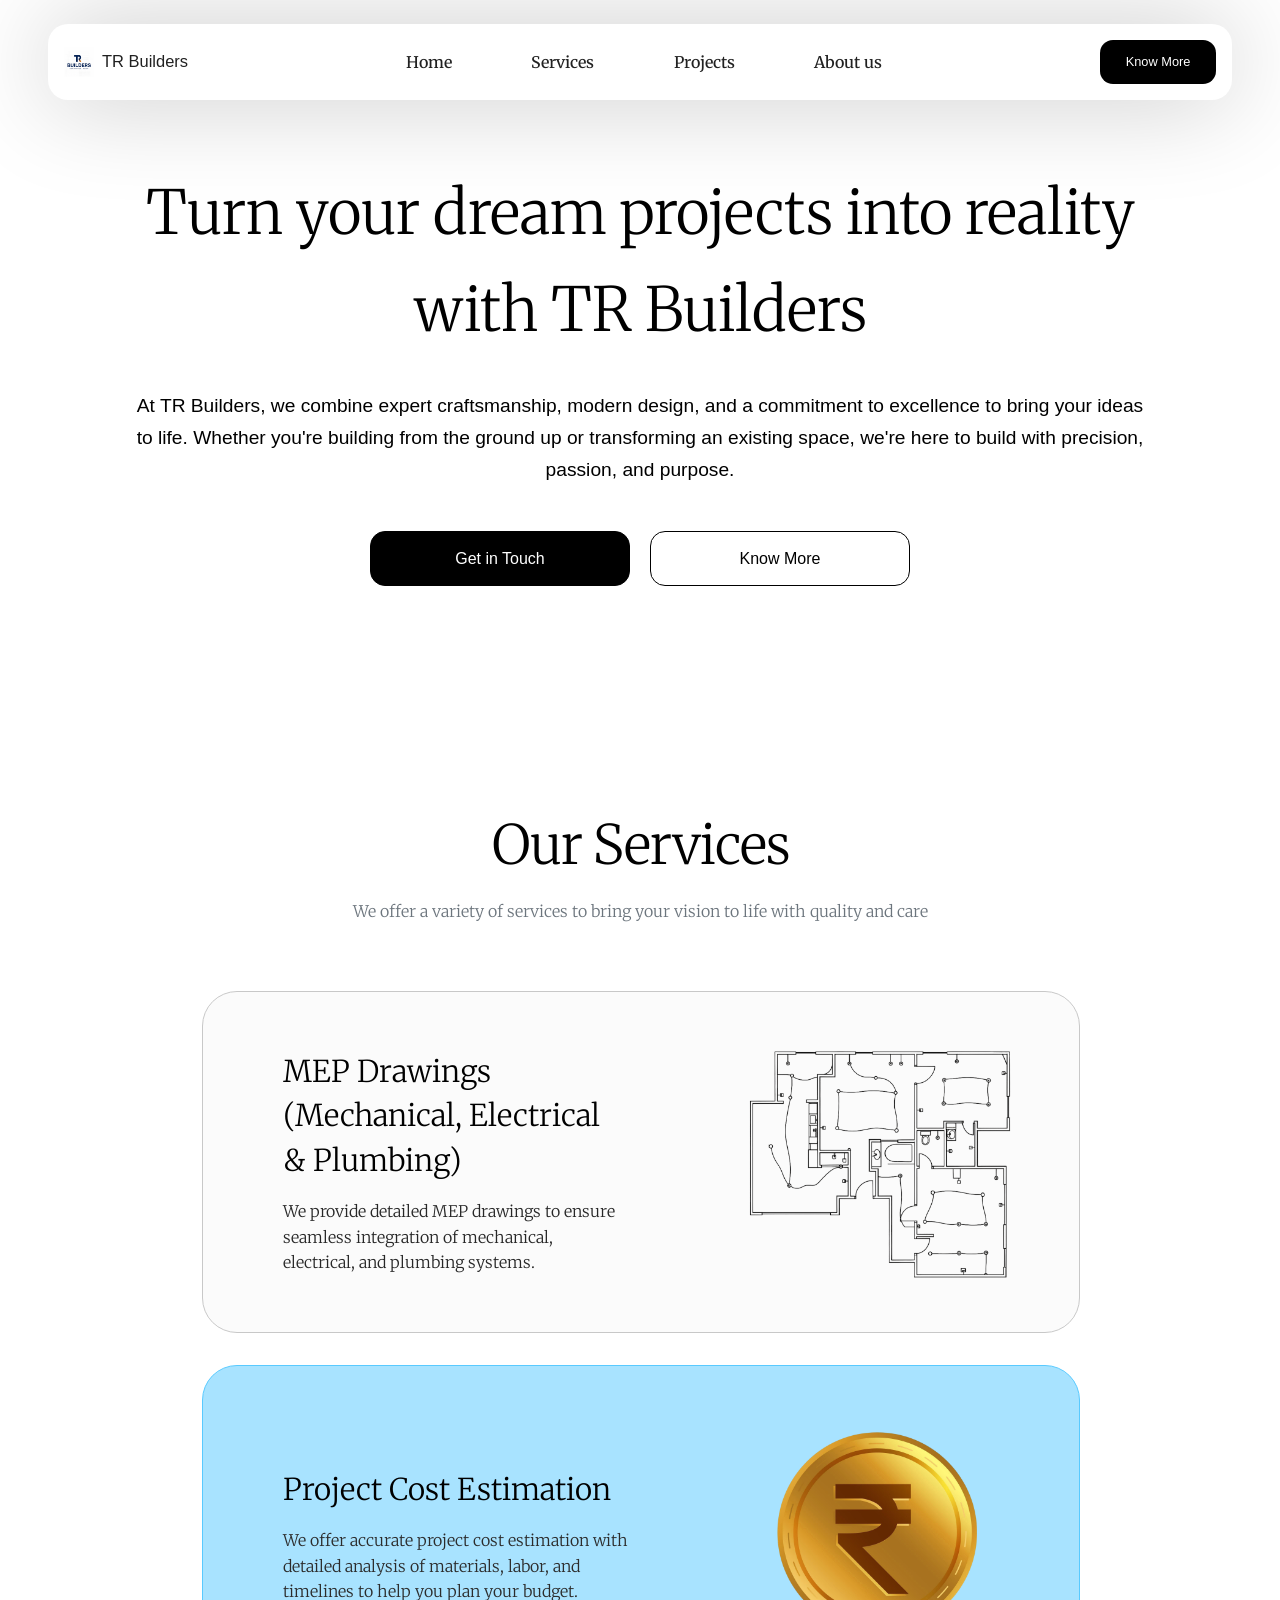
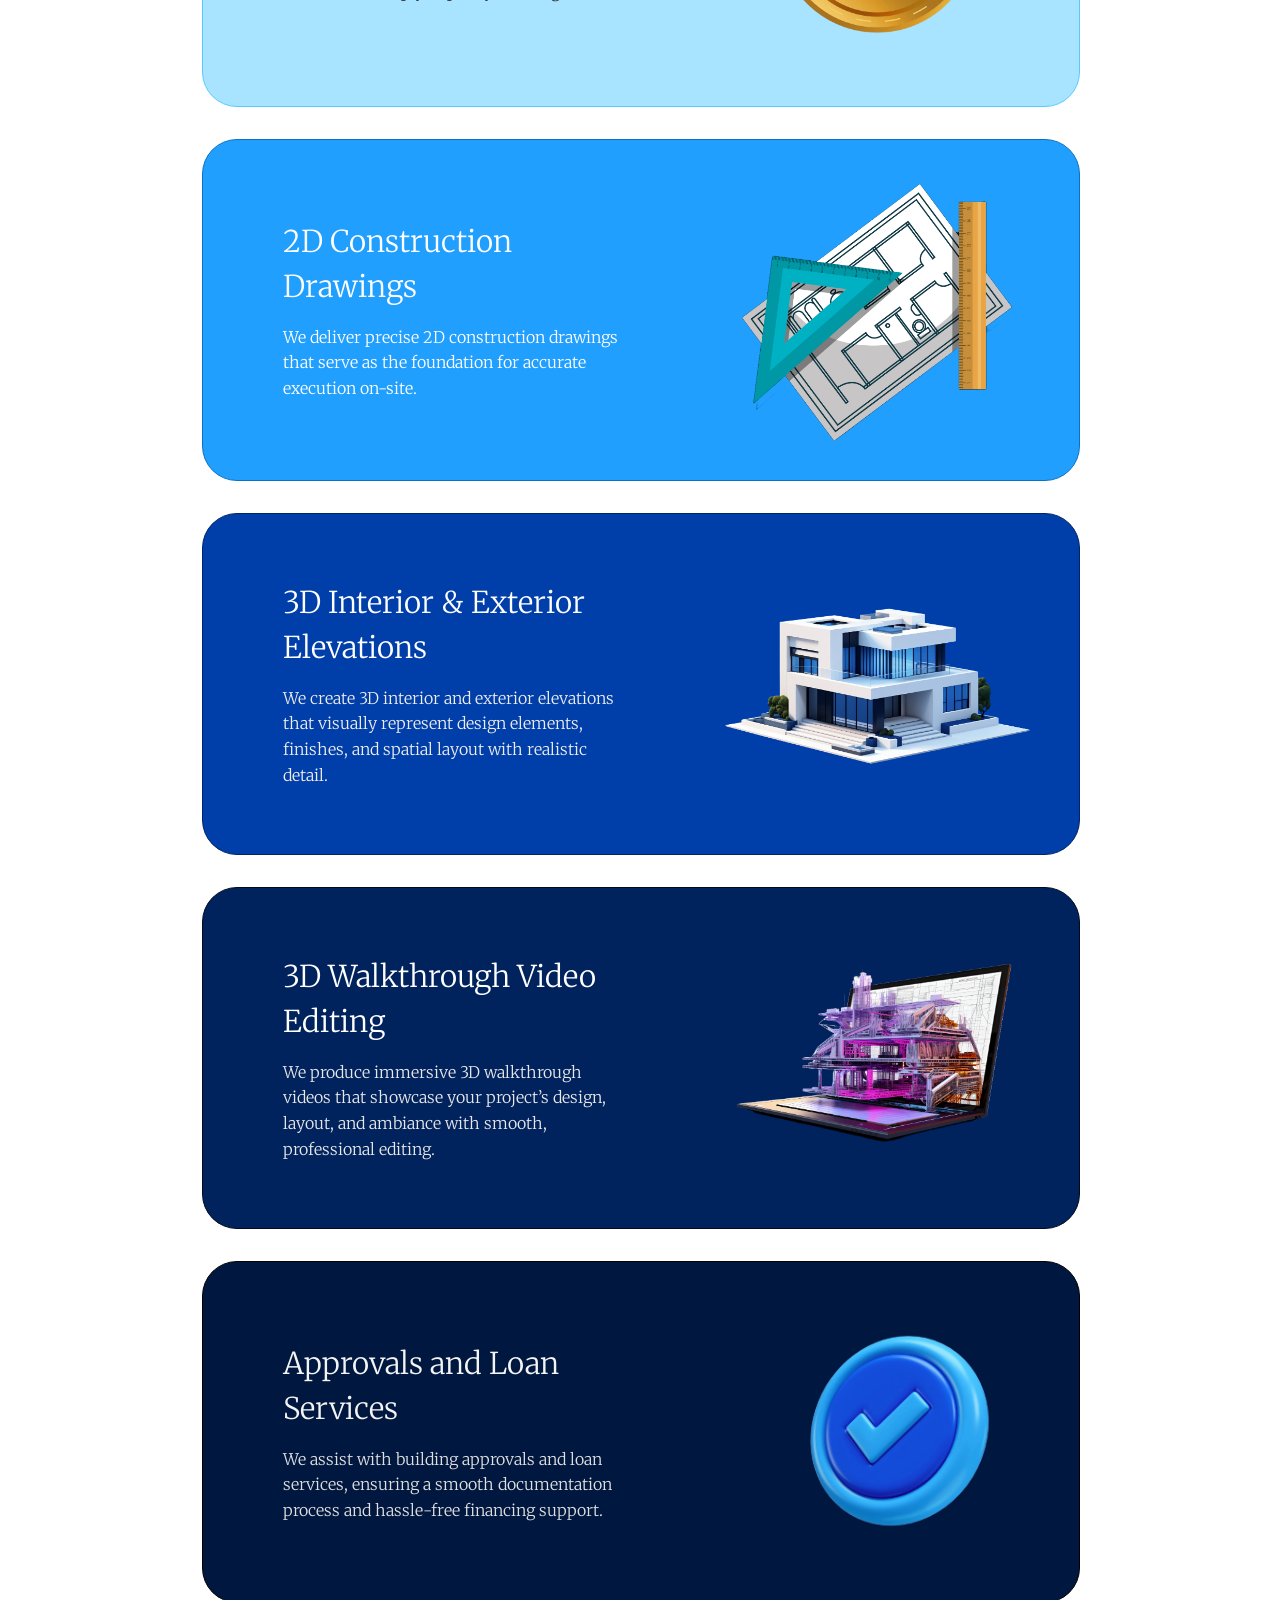
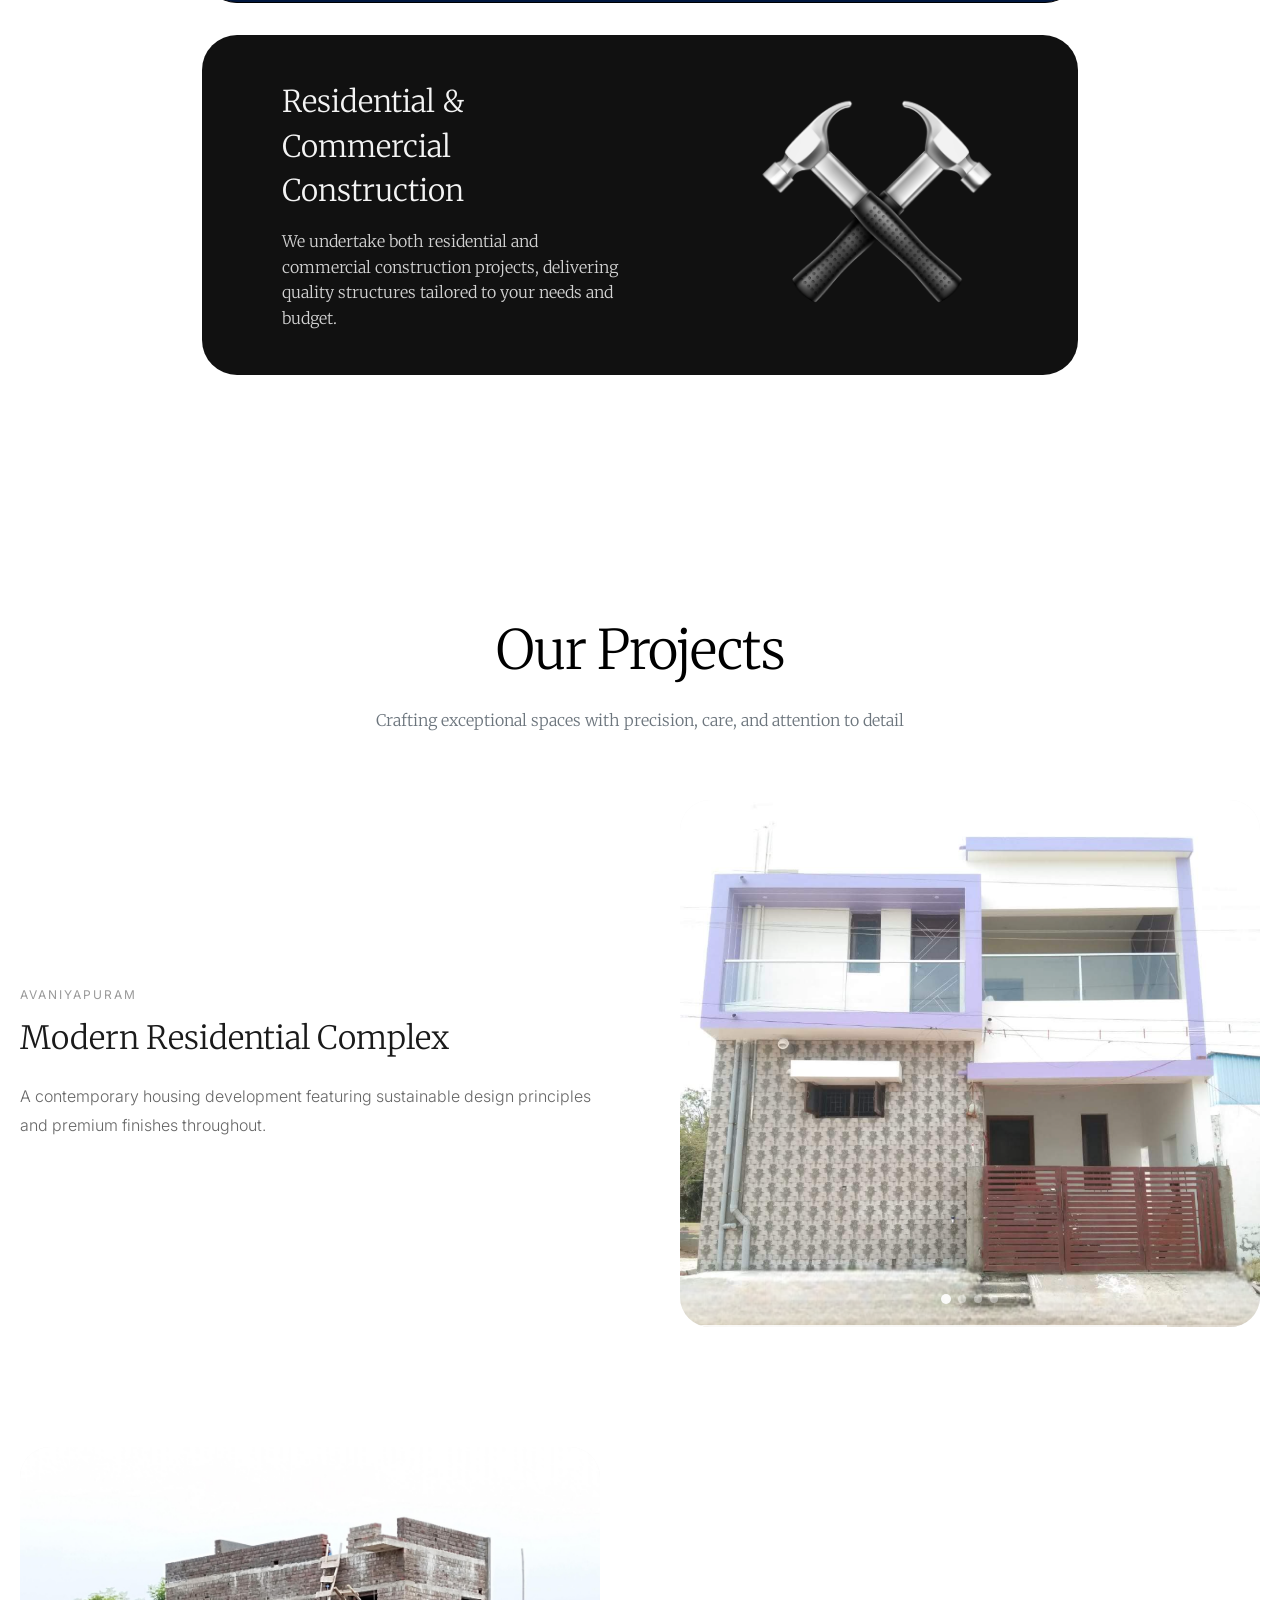
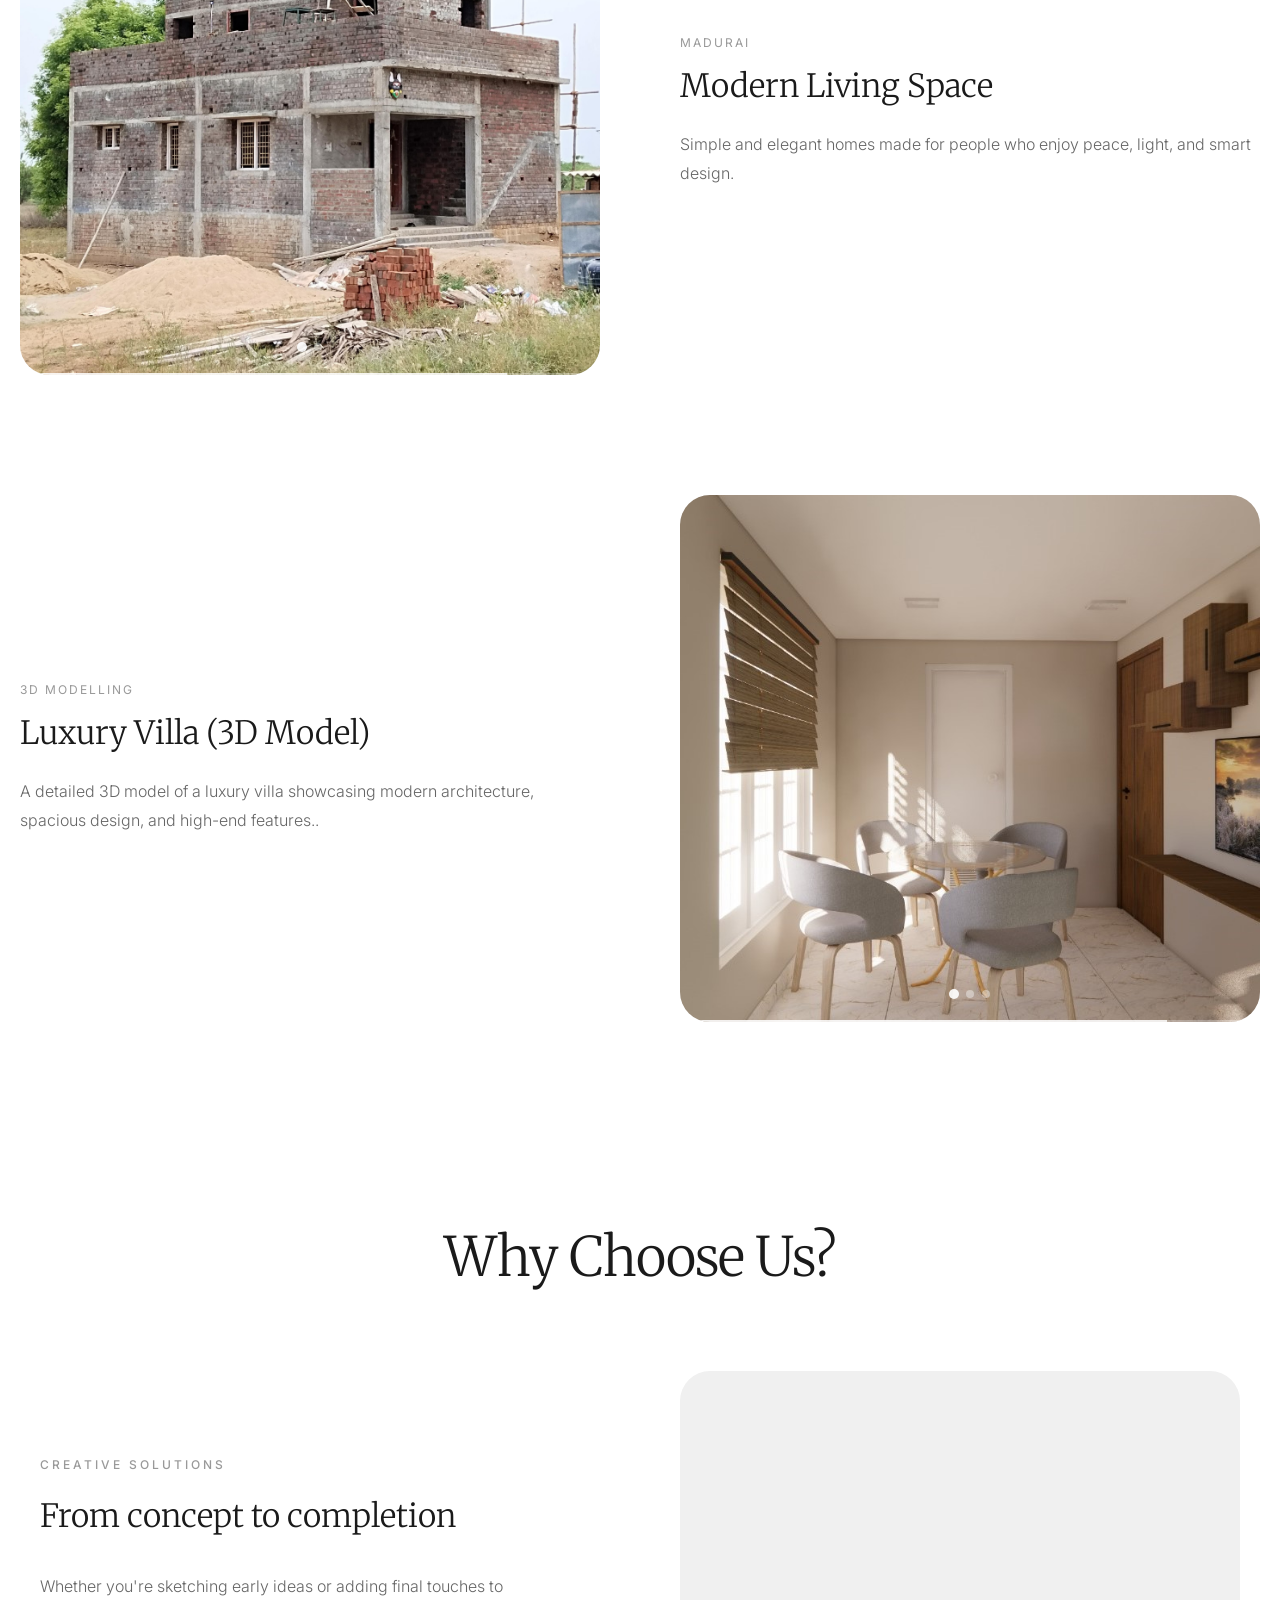
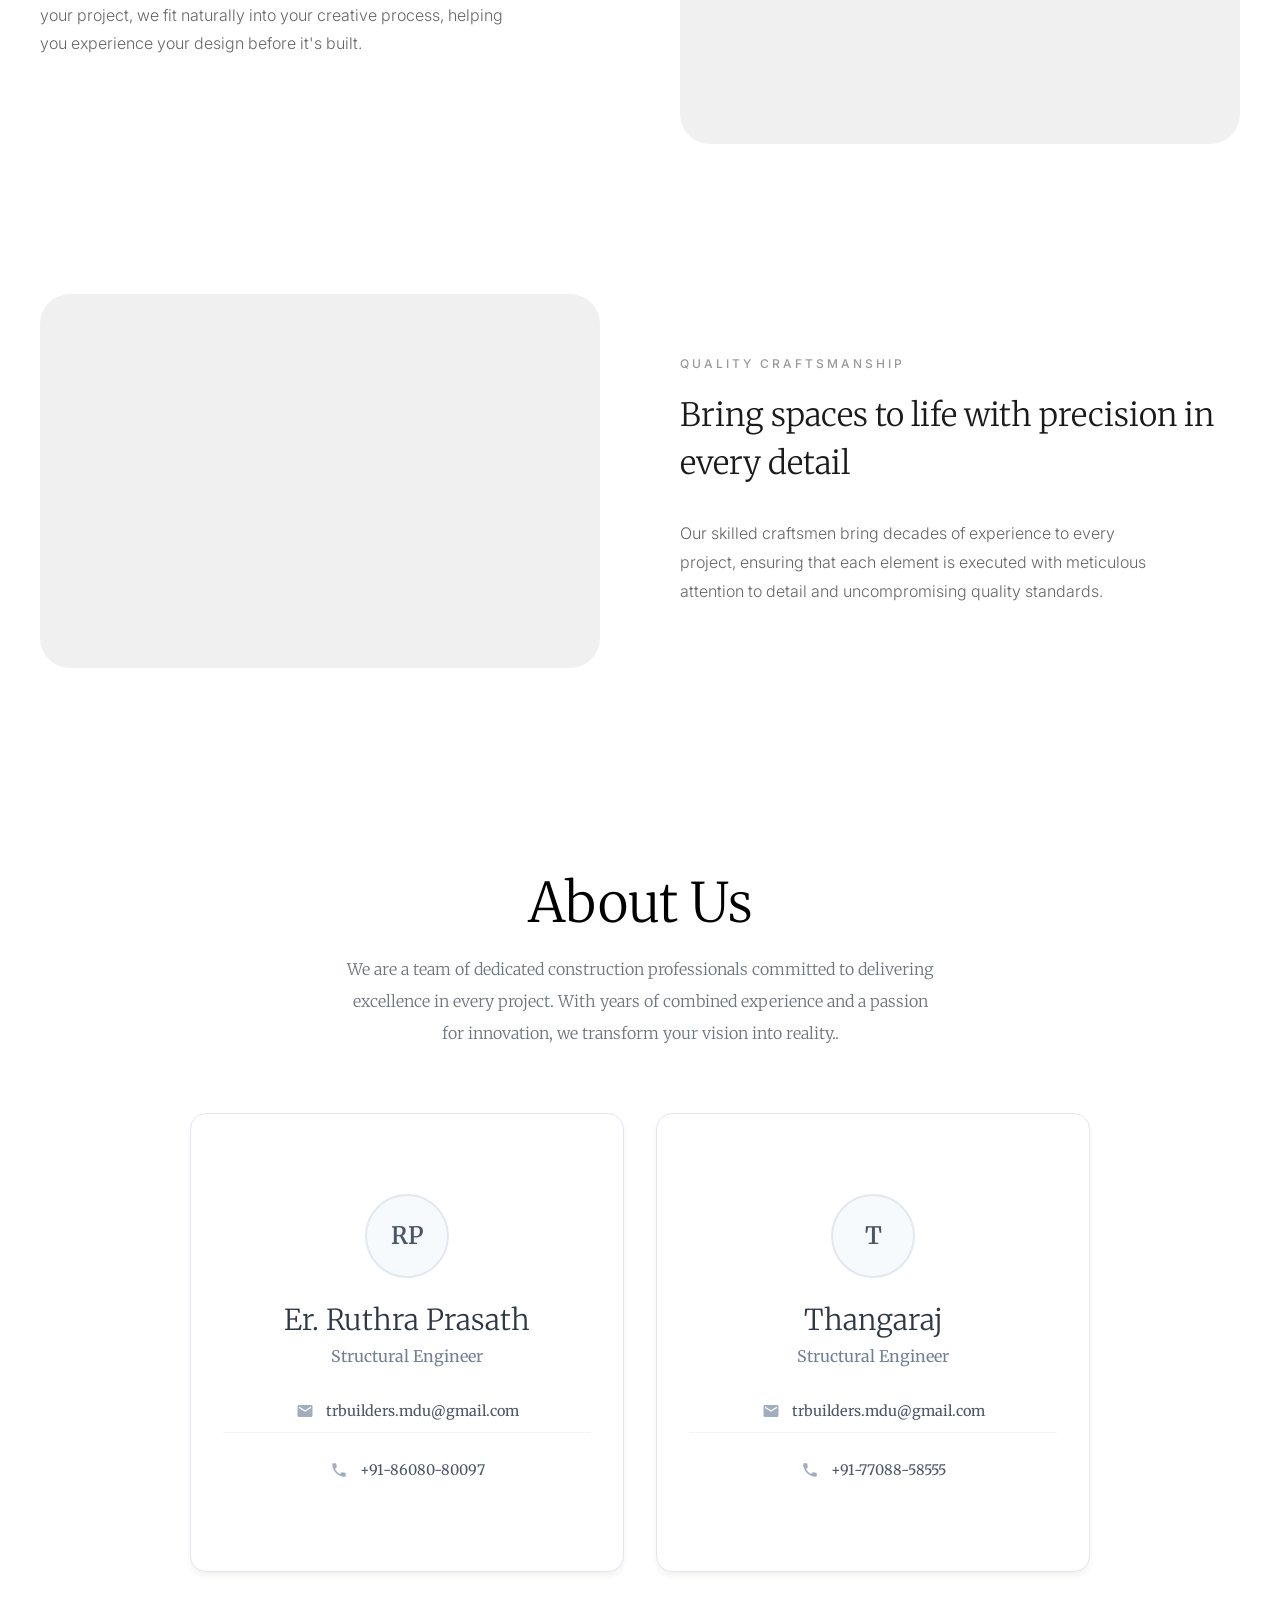
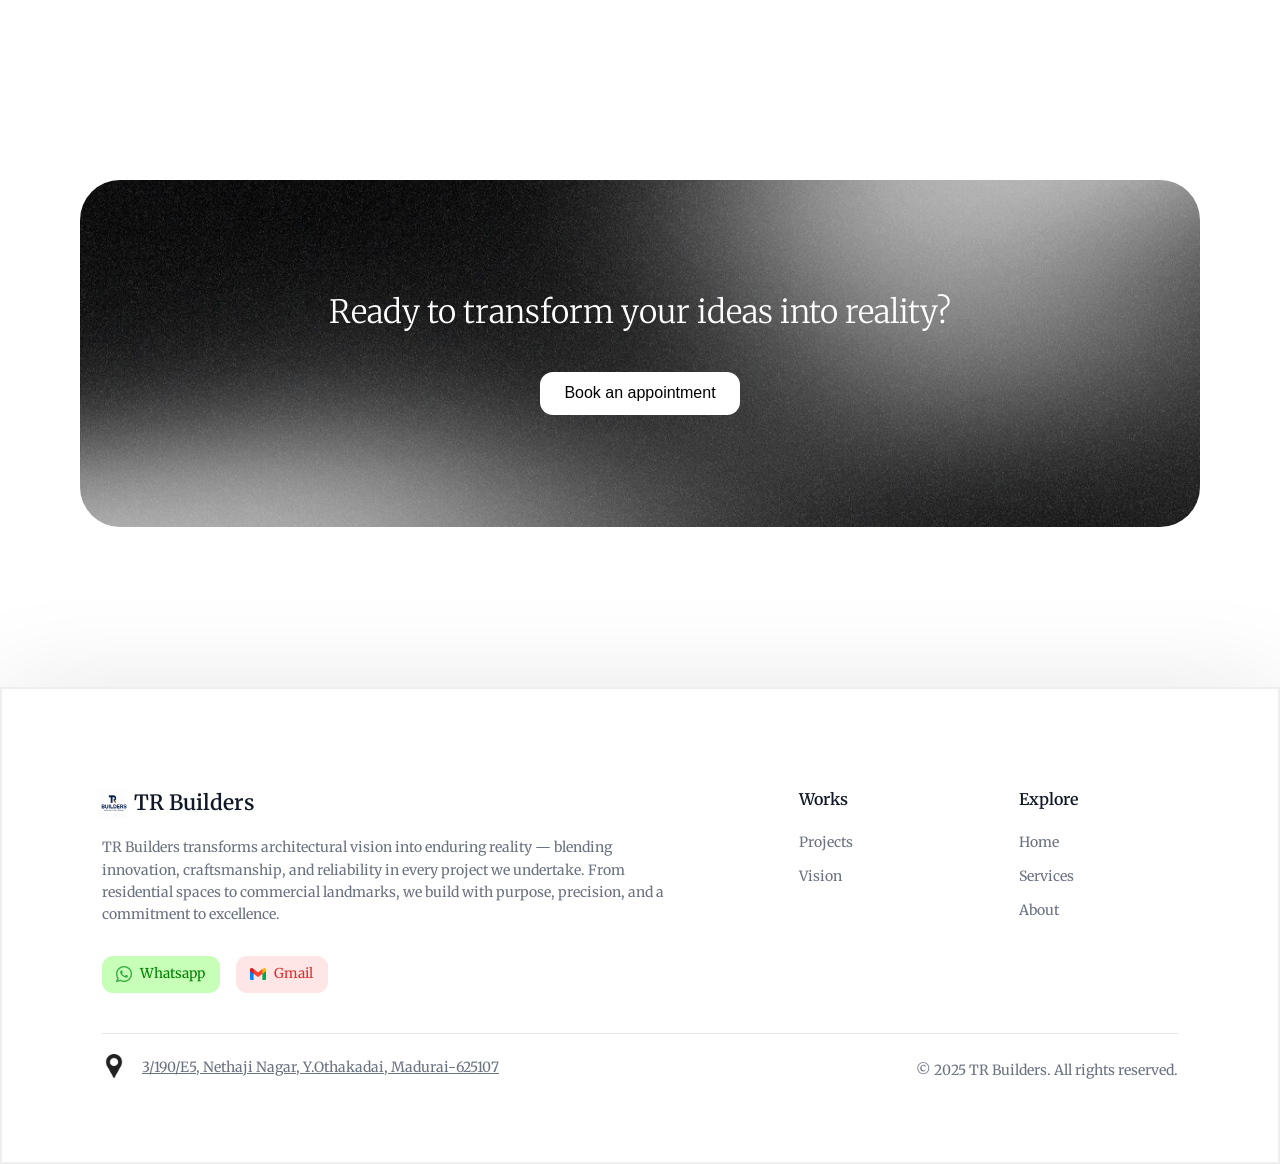
<file: index.html>
<!DOCTYPE html>
<html lang="en">
<head>
    <meta charset="UTF-8">
    <meta name="viewport" content="width=device-width, initial-scale=1.0">
    <link rel="stylesheet" href="css/styles copy.css">
    <link rel="icon" href="images/company-logo-new.png" type="image/png">
    <link href="https://api.fontshare.com/v2/css?f[]=general-sans&display=swap" rel="stylesheet">
    
    <title>TR Builders</title>

</head>
<body>
    <main>

        <!--  Intro Section  -->
        <section class="intro-section" id="intro-section">
            <div class="navbar">
                <nav>
                    <div class="nav-brand">
                        <img src="images/company-logo-new.png" alt="company logo" width="30" height="30">
                        <a href="#intro-section" >TR Builders</a>
                    </div>
                    
                    <div class="hamburger" id="hamburger">
                        <span></span>
                        <span></span>
                        <span></span>
                    </div>
                    
                    <ul class="nav-menu" id="nav-menu">
                        <li><a href="#intro-section">Home</a></li>
                        <li><a href="#services-section">Services</a></li>
                        <li><a href="#projects-section">Projects</a></li>
                        <li><a href="#about-section">About us</a></li>
                        <li class="nav-btn-container">
                        <a href="#services-section">
                                <button class="nav-btn"><span>Know More</span></button>
                        </a>
                        </li>
                    </ul>
                    <!-- Stand-alone button for desktop (hidden on mobile) -->
                    <a href="#services-section" class="nav-btn-desktop" style="display:none;">
                        <button class="nav-btn"><span>Know More</span></button>
                    </a>
                </nav>
            </div>

            <div class="main">
                <div class="main-content">
                <!-- <h1>Turn Your Dream Projects Into Reality with TR&nbsp;Builders</h1> -->
                <h1>Turn your dream projects into reality with TR&nbsp;Builders</h1>
                <p>At TR Builders, we combine expert craftsmanship, modern design,
                     and a commitment to excellence to bring your ideas to life. 
                     Whether you're building from the ground up or transforming an 
                     existing space, we're here to build with precision, passion, and purpose.</p>
                    <div class="buttons">
                        <a href="#about-section"><button class="btn-one"><span>Get in Touch</span></button></a>
                        <a href="#services-section"><button class="btn-two"><span>Know More</span></button></a>
                    </div>
                
                </div>
                <div class="main-content-images">
                    <div class="images img-one"></div>
                    <div class="images img-two"></div>
                </div>
            </div>
            
        </section>





        

        <section class="page-content-wrapper" >
            <section class="services-section" id="services-section" >

            <div class="content">
                <h2>Our Services</h2>
                <p>We offer a variety of services to bring your vision to life with quality and care</p>
            </div>
        
            
            <div class="sticky-divs">
                

                <!-- 1 -->
                 <div class="sticky  electrical-plumbing">
                    <div class="sticky-content">
                        <h3>MEP Drawings (Mechanical, Electrical & Plumbing)</h3>
                        <p>We provide detailed MEP drawings to ensure seamless integration of mechanical, electrical, and plumbing systems.
                        </p>
                    </div>
                    <img src="images/mep-drawings-bg-removed.png" alt="electrical-plumbing image">
                </div>
               

                <!-- 2 -->
                 <div class="sticky building-estimation">
                    <div class="sticky-content">
                        <h3>Project Cost Estimation</h3>
                        <p>We offer accurate project cost estimation with detailed analysis of materials, labor, and timelines to help you plan your budget.
                        </p>
                    </div>
                    <img src="images/rupees logo.png" alt="building estimation image">
                </div>

                <!-- 3 -->
                <div class="sticky two-d-plan">
                    <div class="sticky-content">
                        <h3>2D Construction Drawings</h3>
                        <p>We deliver precise 2D construction drawings that serve as the foundation for accurate execution on-site.
                        </p>
                    </div>
                    <img src="images/2d-drawings.png" alt="2D plan image">
                </div>

                
                <!-- 4 -->
                <div class="sticky three-d-plan">
                    <div class="sticky-content">
                        <h3>3D Interior & Exterior Elevations</h3>
                        <p>We create 3D interior and exterior elevations that visually represent design elements, finishes, and spatial layout with realistic detail.
                        </p>
                    </div>
                    <img src="images/elevation3.png" width="700px" alt="3D plan image">
                </div>
                

                <!-- 5 -->
                <div class="sticky  walkthrough-video">
                    <div class="sticky-content">
                        <h3>3D Walkthrough Video Editing</h3>
                        <p>We produce immersive 3D walkthrough videos that showcase your project’s design, layout, and ambiance with smooth, professional editing.
                        </p>
                    </div>
                    <img src="images/walkthrough-video.png" alt="walkthrough-video image">
                </div>

                <!-- 6 -->
                <div class="sticky  loan-approval">
                    <div class="sticky-content">
                        <h3>Approvals and Loan Services</h3>
                        <p>We assist with building approvals and loan services, ensuring a smooth documentation process and hassle-free financing support.
                        </p>
                    </div>
                    <!-- <img src="images/loan-approval-old.png" alt="building estimation image"> -->
                    <img src="images/approval-tick.png" alt="approval image">
                </div>

                <!-- 7 -->
                <div class="sticky building-construction">
                    <div class="sticky-content">
                        <h3>Residential & Commercial Construction</h3>
                        <p>We undertake both residential and commercial construction projects, delivering quality structures tailored to your needs and budget.
                        </p>
                    </div>
                    <!-- <img src="images/building-construction.png" alt="building estimation image"> -->
                    <img src="images/construction-hammers.png" alt="construction image">
                </div>

            </div>
        </section>

        <!-- <div class="separator">
            
        </div> -->
        
        <style>
                .separator{
                    background-color: rgb(217, 217, 217);
                    height: 2px;
                    margin:6rem 20rem 0rem;
                }
            </style>

        
        <section class="projects-section" id = "projects-section">
        <div class="section-header">
            <h2>Our Projects</h2>
            <p>Crafting exceptional spaces with precision, care, and attention to detail</p>
        </div>

        <div class="projects-grid">
            <!-- Project 1 -->
            <div class="project">
                <div class="project-info">
                    <div class="project-location">Avaniyapuram</div>
                    <div class="project-name">Modern Residential Complex</div>
                    <div class="project-description">
                        A contemporary housing development featuring sustainable design principles and premium finishes throughout.
                    </div>
                </div>
                <div class="carousel-container">
                    <div class="carousel" data-carousel="1">
                        <div class="carousel-track">
                            <div class="carousel-slide">
                                <img src="images/p1_picture1.png" alt="Modern Residential Complex - Exterior View" />
                            </div>
                            <div class="carousel-slide">
                                <img src="images/p1_picture2.jpg" alt="Modern Residential Complex - Interior Design" />
                            </div>
                            <div class="carousel-slide">
                                <img src="images/p1_picture3.jpg" alt="Modern Residential Complex - Amenities" />
                            </div>
                            <div class="carousel-slide">
                                <img src="images/p1_picture4.jpeg" alt="Modern Residential Complex - Amenities" />
                            </div>
                        </div>
                        <button class="carousel-nav prev">
                            <svg viewBox="0 0 24 24">
                                <path d="M15.41 7.41L14 6l-6 6 6 6 1.41-1.41L10.83 12z"/>
                            </svg>
                        </button>
                        <button class="carousel-nav next">
                            <svg viewBox="0 0 24 24">
                                <path d="M10 6L8.59 7.41 13.17 12l-4.58 4.59L10 18l6-6z"/>
                            </svg>
                        </button>
                        <div class="carousel-indicators">
                            <button class="carousel-indicator active" data-slide="0"></button>
                            <button class="carousel-indicator" data-slide="1"></button>
                            <button class="carousel-indicator" data-slide="2"></button>
                            <button class="carousel-indicator" data-slide="3"></button>
                        </div>
                        <div class="carousel-progress">
                            <div class="carousel-progress-bar"></div>
                        </div>
                    </div>
                </div>
            </div>

            <!-- Project 2 -->
            <div class="project">
                <div class="project-info">
                    <div class="project-location">Madurai</div>
                    <div class="project-name">Modern Living Space</div>
                    <div class="project-description">
                        Simple and elegant homes made for people who enjoy peace, light, and smart design.
                    </div>
                </div>
                <div class="carousel-container">
                    <div class="carousel" data-carousel="2">
                        <div class="carousel-track">
                            <div class="carousel-slide">
                                <img src="images/p2_picture1.jpg" alt="Commercial Office Tower - Exterior" />
                            </div>
                            <div class="carousel-slide">
                                <img src="images/p2_picture2.jpg" alt="Commercial Office Tower - Lobby" />
                            </div>
                        </div>
                        <button class="carousel-nav prev">
                            <svg viewBox="0 0 24 24">
                                <path d="M15.41 7.41L14 6l-6 6 6 6 1.41-1.41L10.83 12z"/>
                            </svg>
                        </button>
                        <button class="carousel-nav next">
                            <svg viewBox="0 0 24 24">
                                <path d="M10 6L8.59 7.41 13.17 12l-4.58 4.59L10 18l6-6z"/>
                            </svg>
                        </button>
                        <div class="carousel-indicators">
                            <button class="carousel-indicator active" data-slide="0"></button>
                            <button class="carousel-indicator" data-slide="1"></button>
                        </div>
                        <div class="carousel-progress">
                            <div class="carousel-progress-bar"></div>
                        </div>
                    </div>
                </div>
            </div>

            <!-- Project 3 -->
            <div class="project">
                <div class="project-info">
                    <div class="project-location">3D Modelling</div>
                    <div class="project-name">Luxury Villa (3D Model)</div>
                    <div class="project-description">
                        A detailed 3D model of a luxury villa showcasing modern architecture, spacious design, and high-end features..
                    </div>
                </div>
                <div class="carousel-container">
                    <div class="carousel" data-carousel="3">
                        <div class="carousel-track">
                            <div class="carousel-slide">
                                <img src="images/p3_picture1.jpg" alt="Luxury Villa Estate - Villa Exterior" />
                            </div>
                            <div class="carousel-slide">
                                <img src="images/p3_picture2.jpg" alt="Luxury Villa Estate - Interior Living" />
                            </div>
                            <div class="carousel-slide">
                                <img src="images/p3_picture3.jpg" alt="Luxury Villa Estate - Interior Living" />
                            </div>
                        </div>
                        <button class="carousel-nav prev">
                            <svg viewBox="0 0 24 24">
                                <path d="M15.41 7.41L14 6l-6 6 6 6 1.41-1.41L10.83 12z"/>
                            </svg>
                        </button>
                        <button class="carousel-nav next">
                            <svg viewBox="0 0 24 24">
                                <path d="M10 6L8.59 7.41 13.17 12l-4.58 4.59L10 18l6-6z"/>
                            </svg>
                        </button>
                        <div class="carousel-indicators">
                            <button class="carousel-indicator active" data-slide="0"></button>
                            <button class="carousel-indicator" data-slide="1"></button>
                            <button class="carousel-indicator" data-slide="2"></button>
                        </div>
                        <div class="carousel-progress">
                            <div class="carousel-progress-bar"></div>
                        </div>
                    </div>
                </div>
            </div>
        </div>
    </section>





        <!-- <div class="separator">
            
        </div>

        <style>
                .separator{
                    background-color: rgb(217, 217, 217);
                    height: 2px;
                    margin:6rem 30rem 0rem;
                }
            </style> -->




        <section class="why-us" id="why-us">
        <div class="section-title">
            <h2>Why Choose Us?</h2>
        </div>

        <div class="features-grid">
            <!-- Feature 1 -->
            <div class="feature">
                <div class="feature-content">
                    <span class="feature-label">Creative Solutions</span>
                    <h3 class="feature-title">From concept to completion</h3>
                    <p class="feature-description">
                        Whether you're sketching early ideas or adding final touches to your project, we fit naturally into your creative process, helping you experience your design before it's built.
                    </p>
                </div>
                <div class="feature-media">
                    <video 
                        class="feature-video" 
                        src="images/creative-video.mp4"
                        autoplay 
                        loop 
                        muted 
                        playsinline
                    ></video>
                    <div class="feature-overlay"></div>
                </div>
            </div>

            <!-- Feature 2 -->
            <div class="feature">
                <div class="feature-content">
                    <span class="feature-label">Quality Craftsmanship</span>
                    <h3 class="feature-title">Bring spaces to life with precision in every detail</h3>
                    <p class="feature-description">
                        Our skilled craftsmen bring decades of experience to every project, ensuring that each element is executed with meticulous attention to detail and uncompromising quality standards.
                    </p>
                </div>
                <div class="feature-media">
                    <video 
                        class="feature-video" 
                        src="images/life-video.mp4"
                        autoplay 
                        loop 
                        muted 
                        playsinline
                    ></video>
                    <div class="feature-overlay"></div>
                </div>
            </div>
        </div>
    </section>



    <!-- About section -->
     <section class="about-section" id="about-section">
        <div class="section-header">
            <h1>About Us</h1>
            <p>We are a team of dedicated construction professionals committed to delivering excellence in every project. With years of combined experience and a passion for innovation, we transform your vision into reality..</p>
        </div>
        
        <div class="team-grid">
            <div class="profile-card">
                <div class="profile-avatar">RP</div>
                <div class="profile-info">
                    <h2>Er. Ruthra Prasath</h2>
                    <p class="occupation">Structural Engineer</p>
                    
                    <div class="contact-info">
                        <div class="contact-item">
                            <svg class="contact-icon" viewBox="0 0 24 24">
                                <path d="M20 4H4c-1.1 0-1.99.9-1.99 2L2 18c0 1.1.9 2 2 2h16c1.1 0 2-.9 2-2V6c0-1.1-.9-2-2-2zm0 4l-8 5-8-5V6l8 5 8-5v2z"/>
                            </svg>
                            <span class="contact-text">
                                <a href="mailto:trbuilders.mdu@gmail.com">trbuilders.mdu@gmail.com</a>
                            </span>
                        </div>
                        
                        <div class="contact-item">
                            <svg class="contact-icon" viewBox="0 0 24 24">
                                <path d="M6.62 10.79c1.44 2.83 3.76 5.14 6.59 6.59l2.2-2.2c.27-.27.67-.36 1.02-.24 1.12.37 2.33.57 3.57.57.55 0 1 .45 1 1V20c0 .55-.45 1-1 1-9.39 0-17-7.61-17-17 0-.55.45-1 1-1h3.5c.55 0 1 .45 1 1 0 1.25.2 2.45.57 3.57.11.35.03.74-.25 1.02l-2.2 2.2z"/>
                            </svg>
                            <span class="contact-text">
                                <a href="tel:+91 6383480800">+91-86080-80097</a>
                            </span>
                        </div>
                    </div>
                </div>
            </div>
            
            <div class="profile-card">
                <div class="profile-avatar">T</div>
                <div class="profile-info">
                    <h2>Thangaraj</h2>
                    <p class="occupation">Structural Engineer</p>
                    
                    <div class="contact-info">
                        <div class="contact-item">
                            <svg class="contact-icon" viewBox="0 0 24 24">
                                <path d="M20 4H4c-1.1 0-1.99.9-1.99 2L2 18c0 1.1.9 2 2 2h16c1.1 0 2-.9 2-2V6c0-1.1-.9-2-2-2zm0 4l-8 5-8-5V6l8 5 8-5v2z"/>
                            </svg>
                            <span class="contact-text">
                                <a href="mailto:trbuilders.mdu@gmail.com">trbuilders.mdu@gmail.com</a>
                            </span>
                        </div>
                        
                        <div class="contact-item">
                            <svg class="contact-icon" viewBox="0 0 24 24">
                                <path d="M6.62 10.79c1.44 2.83 3.76 5.14 6.59 6.59l2.2-2.2c.27-.27.67-.36 1.02-.24 1.12.37 2.33.57 3.57.57.55 0 1 .45 1 1V20c0 .55-.45 1-1 1-9.39 0-17-7.61-17-17 0-.55.45-1 1-1h3.5c.55 0 1 .45 1 1 0 1.25.2 2.45.57 3.57.11.35.03.74-.25 1.02l-2.2 2.2z"/>
                            </svg>
                            <span class="contact-text">
                                <a href="tel:+91 7708858555">+91-77088-58555</a>
                            </span>
                        </div>
                    </div>
                </div>
            </div>
            
        </div>
    </section>


    </section>

    <div class="ready">
        <h3 class="ready-heading">Ready to transform your ideas into reality?</h3>
        <!-- <p class="ready-paragraph">Collaborate with us to bring your dream project to reality.</p> -->
        <a href="#about-section"><button>Book an appointment</button></a>
    </div>
    <!-- Footer Section -->
    <section class="footer-section" id="footer-section">

    
    <footer class="footer">
        <div class="footer-content">
            <div class="footer-brand">
                <div class="logo">
                    <div class="logo-icon"><img src="images/company-logo-new.png" alt="company logo" width="32" height="32"></div>  
                    
                    <span class="logo-text">TR Builders</span>
                </div>
                <p class="brand-description">
                    TR Builders transforms architectural vision into enduring reality — blending innovation, craftsmanship, and reliability in every project we undertake. From residential spaces to commercial landmarks, we build with purpose, precision, and a commitment to excellence.
                </p>
                <div class="social-links">
                    <a href="https://wa.me/+916383480800?text=Hi%20TR%20Builders%2C%20I%27m%20interested%20in%20your%20projects" target="_blank" class="social-link wap-link">
                        <img src="images/whatsapp.png" alt="whatsapp-logo" class="whatsapp-logo icon-logo">
                        Whatsapp
                    </a>
                    <a href="mailto:trbuilders.mdu@gmail.com" target="_blank" class="social-link gmail-link">
                        <img src="images/gmail.png" alt="gmail-logo" class="gmail-logo icon-logo">
                        Gmail
                    </a>
                </div>
            </div>
            
            <!-- <div class="footer-section">
                <h3 class="section-title">Product</h3>
                <a href="#" class="section-link">Features</a>
                <a href="#" class="section-link">Pricing</a>
                <a href="#" class="section-link">Integrations</a>
                <a href="#" class="section-link">Changelog</a>
            </div> -->

            <div class="footer-section">
                <h3 class="section-title">Works</h3>
                <a href="#projects-section" class="section-link">Projects</a>
                <a href="#why-us" class="section-link">Vision</a>
            </div> 

            <div class="footer-section">
                <h3 class="section-title">Explore</h3>
                <a href="#intro-section" class="section-link">Home</a>
                <a href="#services-section" class="section-link">Services</a>
                <a href="#about-section" class="section-link">About</a>
            </div>
        </div>

        <div class="footer-bottom">
            <div class="legal-links">
                <img src="images/pin.png" alt="location icon" width="24" height="24" style="transform: translateY(-4px);">
                <a href="https://maps.app.goo.gl/NBnYz5zzrQ6gmASh9" target="_blank" class="address legal-link" style="text-decoration: underline;">3/190/E5, Nethaji Nagar, Y.Othakadai, Madurai-625107</a>
            </div>
            <p class="copyright">© 2025 TR Builders. All rights reserved.</p>
            
        </div>
    </footer>
    </section>
    </main>


    <script src="js/script.js"></script>
</body>
</html>
</file>
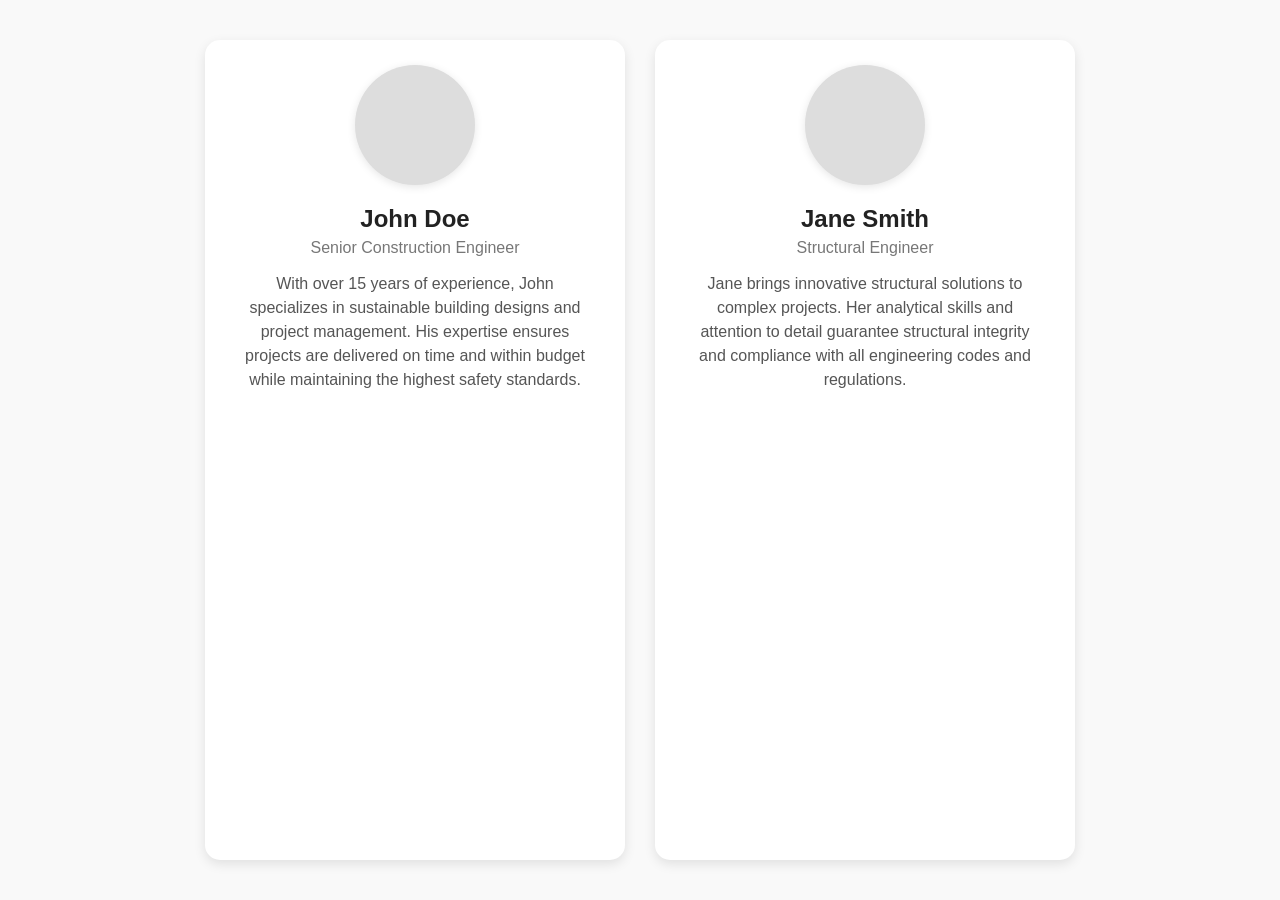
<file: new.html>
<!DOCTYPE html>
<html lang="en">
<head>
  <meta charset="UTF-8" />
  <meta name="viewport" content="width=device-width, initial-scale=1" />
  <title>About Us - Construction Engineers</title>
  <style>
    /* Reset some default styles */
    * {
      box-sizing: border-box;
      margin: 0;
      padding: 0;
      font-family: 'Segoe UI', Tahoma, Geneva, Verdana, sans-serif;
    }

    body {
      background-color: #f9f9f9;
      color: #333;
      padding: 40px 20px;
      display: flex;
      justify-content: center;
      min-height: 100vh;
    }

    .about-us-container {
      max-width: 900px;
      width: 100%;
      display: flex;
      gap: 30px;
      flex-wrap: wrap;
      justify-content: center;
    }

    .profile-card {
      background: #fff;
      border-radius: 15px;
      box-shadow: 0 4px 12px rgba(0,0,0,0.1);
      padding: 25px 30px;
      flex: 1 1 400px;
      max-width: 420px;
      display: flex;
      flex-direction: column;
      align-items: center;
      transition: box-shadow 0.3s ease;
    }

    .profile-card:hover {
      box-shadow: 0 8px 20px rgba(0,0,0,0.15);
    }

    .profile-photo {
      width: 120px;
      height: 120px;
      border-radius: 50%;
      background-color: #ddd;
      background-position: center;
      background-size: cover;
      margin-bottom: 20px;
      box-shadow: 0 2px 8px rgba(0,0,0,0.1);
    }

    .profile-name {
      font-size: 1.5rem;
      font-weight: 600;
      margin-bottom: 6px;
      color: #222;
    }

    .profile-title {
      font-size: 1rem;
      font-weight: 500;
      color: #777;
      margin-bottom: 15px;
    }

    .profile-bio {
      font-size: 1rem;
      line-height: 1.5;
      text-align: center;
      color: #555;
    }

    @media (max-width: 600px) {
      .about-us-container {
        flex-direction: column;
        align-items: center;
      }
      .profile-card {
        max-width: 100%;
      }
    }
  </style>
</head>
<body>

  <section class="about-us-container" aria-label="About Us - Construction Engineers">
    <article class="profile-card">
      <div class="profile-photo" style="background-image: url('https://randomuser.me/api/portraits/men/32.jpg');" aria-label="Photo of John Doe"></div>
      <h2 class="profile-name">John Doe</h2>
      <p class="profile-title">Senior Construction Engineer</p>
      <p class="profile-bio">
        With over 15 years of experience, John specializes in sustainable building designs and project management. His expertise ensures projects are delivered on time and within budget while maintaining the highest safety standards.
      </p>
    </article>

    <article class="profile-card">
      <div class="profile-photo" style="background-image: url('https://randomuser.me/api/portraits/women/44.jpg');" aria-label="Photo of Jane Smith"></div>
      <h2 class="profile-name">Jane Smith</h2>
      <p class="profile-title">Structural Engineer</p>
      <p class="profile-bio">
        Jane brings innovative structural solutions to complex projects. Her analytical skills and attention to detail guarantee structural integrity and compliance with all engineering codes and regulations.
      </p>
    </article>
  </section>

</body>
</html>
</file>
<file: css/styles copy.css>
@import url('https://fonts.googleapis.com/css2?family=Rubik:ital,wght@0,300..900;1,300..900&display=swap');
@import url('https://fonts.googleapis.com/css2?family=Inter:ital,opsz,wght@0,14..32,100..900;1,14..32,100..900&display=swap');
@import url('https://fonts.googleapis.com/css2?family=Merriweather:ital,opsz,wght@0,18..144,300..900;1,18..144,300..900&display=swap');
@import url('https://fonts.cdnfonts.com/css/coolvetica');

@import url('https://fonts.googleapis.com/css2?family=DM+Sans:ital,opsz,wght@0,9..40,100..1000;1,9..40,100..1000&display=swap');
@import url('https://fonts.cdnfonts.com/css/google-sans');
@import url('https://fonts.googleapis.com/css2?family=Lora:ital,wght@0,400..700;1,400..700&display=swap');


*{
    margin:0;
    padding:0;

    --bgimage-1 : url("/images/building-1.jpg");
    --bgimage-2 : url("/images/building-2.png");
    --bgimage-3 : url("/images/building-3.png");
    --bgimage-4 : url("/images/building-4.jpg");

    --bgimage-new-1 : url("/images/office-1.jpeg");
    --bgimage-new-2 : url("/images/office-2.jpeg");
}
html{
    scroll-behavior: smooth;
}
::selection {
    background-color: #ffd77b; /* custom background */
    color: rgb(0, 0, 0);                  /* custom text color */
}

body{
    font-family: "Inter", sans-serif;
    font-optical-sizing: auto;
    font-weight: 400;

    background-color: #ffa023;

    background-image:  url("/images/building-1.jpg");
    background-image:  url("/images/building-2.png");
    background-image:  url("/images/building-3.png");
    background-image:  url("/images/building-4.jpg");
    background-image: none;
    
    /* background: linear-gradient(90deg, rgb(199, 173, 255),rgb(255, 224, 152),#fffaf3, rgb(167, 122, 255)); */
    /* background-color: #ffa228; */
    background-color: white;
}

/* Intro Section CSS*/
.intro-section{
/* position: fixed; */
    position: relative;
    /* height: 100vh; */
    overflow: hidden;
    /* background-color: #faf9f9; */
    background-color: white;
  /* z-index: 0; */
}

.intro-section nav{
    display: flex;
    align-items: center;
    justify-content: space-between;
    margin:2rem 10rem;
    padding:1rem 1rem;
    border-radius: 20px;
    background-color: white;
    box-shadow: 0px 0px 100px 0px rgb(201, 201, 201);
}

.nav-brand{
    display: flex;
    align-items: center;
    gap: 0.5rem;
    
}

.nav-brand a{
    font-family: 'General Sans', sans-serif;
    font-weight: 500;
    font-size: 1.03rem;
    text-decoration: none;
    color: rgb(33, 33, 33);
}

.intro-section nav ul{
    display: flex;
    align-items: center;
    justify-content: center;
    list-style: none;
    gap: 2rem;
}

.hamburger{
    display: none;
    flex-direction: column;
    cursor: pointer;
    gap: 4px;
}

.hamburger span{
    width: 25px;
    height: 3px;
    background-color: rgb(33, 33, 33);
    border-radius: 2px;
    transition: all 0.3s ease;
}

.nav-btn-container{
    margin-left: 1rem;
}

.intro-section .navbar{
    transform: translateY(20px);
    animation: fadeInUpforNav 0.8s ease-out forwards;
}
 /* Animation Keyframes */
        @keyframes fadeInUpforNav {
            from {
                opacity: 0;
                transform: translateY(20px);
            }
            to {
                opacity: 1;
                transform: translateY(0);
            }
        }
.intro-section nav ul li a{

    position: relative;
    transition: .15s;
    font-size: 1.03rem;
    text-decoration: none;
    color:rgb(33, 33, 33);
    margin: min(2vw, 2rem);
/* 
    font-family: "Rubik", sans-serif;
    font-optical-sizing: auto;
    font-weight: 400; */

    font-family: "Inter", sans-serif;
    font-family: 'General Sans', sans-serif;
    font-family: "Merriweather", serif;
    font-optical-sizing: auto;
    font-weight: 500;
}

.intro-section nav ul li a::after {
    content: "";
    position: absolute;
    left: 0;
    bottom: -4px;
    width: 0%;
    height: 2px;
    background-color: #3791ff; /* underline color */
    transition: width 0.3s ease;
  }
  
  .navbar a:hover::after {
    width: 100%;
  }


  .intro-section .navbar .nav-btn{
    transition: .5s;
    padding: .9rem 1.6rem;
    margin: 0rem  !important;
    /* background-image: linear-gradient(to right bottom, #000000, #6c6c6c);  */
    /* background-image: linear-gradient(to right bottom, #7000cb, #d971ff); */
    background-color: rgb(0, 0, 0); 
    border: none;
    border-radius: 13px;
    
  }
    .intro-section .nav-btn:hover{
    transition: .5s;
    cursor: pointer;
    margin: 0rem  !important;
    /* background-image: linear-gradient(to right bottom, #ff4343, #bb0050);  */
    /* background-image: linear-gradient(to right bottom, #d971ff, #7000cb);  */
    background-image: linear-gradient(to right bottom, #3d3d3d, #000000); 
    border: none;
    
  }
  .intro-section .nav-btn span{
    font-size: .8rem !important;
  }


/* The Keyframes*/
/* @keyframes back {
  0%, 100%{
    background-image: var(--bgimage-1);
  }
  25% {
    background-image: var(--bgimage-2);
    /* scale: 1.05; */ /*
  }
  50%{
    background-image: var(--bgimage-3);
    /* scale: 1.025; */ /*
  75%{
    background-image: var(--bgimage-4);
    /* scale: 1.05; */ /*
  }
} */


@keyframes back {
  0%, 100%{
    background-image: var(--bgimage-new-1);
  }
  50%{
    background-image: var(--bgimage-new-1);
  }
}


.intro-section .main .main-content-images{
    width: 40%; height: 100%;
    height: 530px;
    background-repeat: no-repeat;
    background-size: cover;
    background-position: center center;
    animation: back 10s infinite;
    border-radius: 25px;
}
/* .intro-section .main .main-content-images .images{
    background-repeat: no-repeat;
    background-size: cover;
    background-position: center center;
    animation: newback 1s infinite;
} */

.intro-section .main{
    display: flex;
    flex-direction: row;
    justify-content: left;
    align-items: center;
    padding:2.7rem 12rem;
    margin:2.5rem 0rem 12rem;

    /* transform: translateY(40px); */
    animation: fadeInUp 0.8s ease-out forwards;
}
.intro-section .main-content{
    
    display: flex;
    flex-direction: column;
    align-items: flex-start;
    justify-content: center;
    gap: 2rem;
    
    width: 60%;
    margin-right:7rem ;
    color: white;
    overflow: hidden; /* Prevents ::before overflow */
    z-index: 1;

}




.intro-section .main-content h1{

    font-family: "Merriweather", serif;
    font-size: 5rem;
    font-size: min(5rem, 4vw);
    font-weight:300;
    pointer-events: none;

    font-weight: 300;
    color: black;
    line-height: 9.7vh;
}

.intro-section .main-content p{
    font-size: min(1.2rem);
    font-weight: 300;

    line-height: min(2rem, 4vh);
    pointer-events: none;

    color: black;

    font-family: 'General Sans', sans-serif;
    font-weight: 400;
}

.btn-one, .btn-two {
    transition: .3s;
    font-size: 1.1rem;
    padding:1rem 2rem;

    color:#000000;;
    /* border: none; */
    
    

    position: relative;
    display: inline-block;
    width: auto; height: auto;
    background-color: transparent;
    border-radius: 15px;
    background-color: black;
    
    margin-top: .8rem;

       /* margin:0rem 4rem; */

}
.btn-one{
    border: 1px solid black;
    background-color: black;
}
.btn-one:hover{
    background-image: linear-gradient(to right bottom, #4b4b4b, #000000); 
}
.btn-two{
    border: 1px solid #000000;  
    margin-left: 1rem;
    background-color: transparent !important;
    /* background-color: black;; */
}
.btn-two span{
    color: #000000 !important;
}

.intro-section button span { 
    font-family: 'General Sans', sans-serif; 
    font-weight: 500;       
    position: relative;
    display: inline-block;
    font-size: 16px;
    /* letter-spacing: 2px; */
    /* text-transform: uppercase; */
    top: 0; left: 0;
    width: 100%;
    transition: 0.3s;
    color: white;
    
  }

  .btn-one:hover{
    background-color: rgb(47, 47, 47);
    cursor: pointer;
  }
  .btn-two:hover{
    background-color: rgb(242, 242, 242) !important;
    cursor: pointer;
  }

.page-content-wrapper{
    position: relative;

}

.image{
    display: flex;
    justify-content: center;
    align-items: center;
}
.contruction-img{
    display: block;
    width: 83%;
    width: 100%;
    height: auto;         /* Keeps aspect ratio */
    object-fit: contain; 
    user-select: none;
    margin: 0rem 0rem;

    /* display: none; */
}


/* Responsive Design */
@media (max-width: 768px) {

    .intro-section .main .main-content-images{
        display: none;
    }

    /* Mobile Navigation */
    .intro-section nav{
        margin: 1rem 1rem;
        padding: 0.8rem 1rem;
        border-radius: 20px;
        position: relative;
    }

    .hamburger{
        display: flex;
        margin-left: auto; /* push to right */
        order: 2;
    }

    .intro-section nav ul{
        position: absolute; /* dropdown below nav */
        top: calc(100% + 8px);
        left: 0;
        right: 0;
        background-color: white;
        width: 100%;
        flex-direction: column;
        align-items: center;
        justify-content: flex-start;
        gap: 0;
        margin: 0;
        padding: 1rem 0;
        border-radius: 15px;
        box-shadow: 0px 4px 20px rgba(0,0,0,0.1);
        opacity: 0;
        visibility: hidden;
        max-height: 0;
        overflow: hidden;
        transition: all 0.3s ease;
        z-index: 1000;
    }

    .intro-section nav ul.active{
        opacity: 1;
        visibility: visible;
        max-height: 600px; /* allow dropdown to expand */
        overflow: visible;
        transform: translateY(0);
    }

    .intro-section nav ul li{
        width: 100%;
        text-align: center;
        padding: 0.8rem 0;
        border-bottom: 1px solid #f0f0f0;
    }

    .intro-section nav ul li:last-child{
        border-bottom: none;
    }

    .intro-section nav ul li a{
        font-size: 0.9rem;
        margin: 0;
        display: block;
        padding: 0.5rem 1rem;
        text-decoration: none;
    }

    /* Remove underline effect on mobile */
    .intro-section nav ul li a::after {
        content: none !important;
    }

    /* Override hover underline */
    .navbar a:hover::after {
        width: 0 !important;
    }

    .nav-btn-container{
        margin: 0;
        padding: 0.5rem 0;
    }

    .intro-section .navbar .nav-btn{
        padding: 0.7rem 1.2rem;
        font-size: 0.8rem;
        width: 100%;
        max-width: 200px;
    }

    .intro-section .nav-btn span{
        font-size: 0.7rem !important;
    }

    /* Hamburger Animation */
    .hamburger.active span:nth-child(1){
        transform: rotate(45deg) translate(5px, 5px);
    }

    .hamburger.active span:nth-child(2){
        opacity: 0;
    }

    .hamburger.active span:nth-child(3){
        transform: rotate(-45deg) translate(7px, -6px);
    }

    /* Mobile Main Content */
    .intro-section .main{
        flex-direction: column;
        padding: 0rem 2rem;
        margin: 3rem 0rem 6rem;
        text-align: center;
    }

    .intro-section .main-content{
        width: 100%;
        margin-right: 0;
        align-items: center;
        gap: 1.5rem;
    }

    .intro-section .main-content h1{
        font-size: 2.5rem;
        text-align: center;
        line-height: 1.5;
    }

    .intro-section .main-content p{
        font-size: 1rem;
        text-align: center;
        line-height: 1.6;
        max-width: 100%;
    }

    /* Mobile Buttons */
    .intro-section .buttons{
        display: flex;
        flex-direction: column;
        gap: 1rem;
        align-items: center;
        width: 100%;
    }
    .btn-one, .btn-two {
        width: 100%;
        min-width: 280px;
        padding: 1rem 2rem;
        font-size: 1rem;
        margin: 0;
    }

    .btn-two{
        margin-left: 0px;
    }

    .intro-section button span { 
        font-size: 14px;
    }

    /* Mobile Background Animation */
    .intro-section::before {
        filter: brightness(40%);
    }

}

/* Extra Small Mobile Devices */
@media (max-width: 480px) {
    .intro-section nav{
        margin: 0.8rem 0.8rem;
        padding: 0.6rem 0.8rem;
        border-radius: 15px;
    }

    .intro-section nav ul li a{
        font-size: 0.8rem;
        padding: 0.4rem 0.8rem;
    }

    .intro-section .navbar .nav-btn{
        padding: 0.6rem 1rem;
    }

    .intro-section .nav-btn span{
        font-size: 0.65rem !important;
    }

    .intro-section .main{
        padding: 0rem 1.5rem;
        margin: 2rem 0rem 4rem;
    }

    .intro-section .main-content h1{
        font-size: 2rem;
        line-height: 1.4;
        margin-top: 1rem;
    }

    .intro-section .main-content p{
        font-size: 1rem;
        line-height: 1.7;
    }
    .nav-btn{
        text-decoration: none;
    }
    .btn-one{
        margin-top: .5rem;
    }
    .btn-one, .btn-two {
        min-width: 250px;
        padding: 0.9rem 1.8rem;
        font-size: 0.9rem;
    }

    .intro-section button span { 
        font-size: 13px;
    }
}

@media (min-width: 1501px) and (max-width:1800px) {

    .intro-section .main{
        padding:1.7rem 12rem;
        /* margin:0rem 0rem 12rem; */
    }
    .intro-section .main-content{
        gap: 1.3rem;
        
        width: 60%;
        margin-right:4rem;

    }

    .intro-section .main .main-content-images{
        width: 45%; height: 100%;
        height: 430px;
        background-repeat: no-repeat;
        background-size: cover;
        background-position: center center;
        animation: back 18s infinite;
        border-radius: 25px;
    }
    .intro-section .main-content p{
        font-size: 1.1rem;
        font-weight: 400;
    }
    .services-section .sticky-divs{
        width:78.5% !important;
        margin-top: 1.5rem;
        
        /* margin-bottom: -480px; */
    }

}

/* Tablet-specific layout (769px–1024px) */
@media (min-width: 769px) and (max-width: 1500px) {
    /* Navbar tweaks */
    .intro-section{
        text-align: center;
    }
    .intro-section nav {
        margin: 1.5rem 3rem;
        padding: 1rem 1rem;
        display: grid;
        grid-template-columns: auto 1fr auto; /* brand | links | button */
        align-items: center;
        gap: 1rem;
    }

    .intro-section .nav-brand {
        justify-self: start;
    }

    .nav-btn-desktop {
        justify-self: end;
    }

    /* Center links area */
    .intro-section nav ul {
        flex: none;
        justify-content: center;
        justify-self: center; /* ensure centering in grid */
        gap: 1.75rem;
    }

    .intro-section nav ul li a {
        font-size: 1rem;
    }

    /* Hide hamburger on tablet (menu is horizontal) */
    .hamburger {
        display: none !important;
    }

    /* Intro-section layout */
    .intro-section .main {
        padding: 0rem 4rem;
        margin: 4rem 0rem 8rem;
    }

    /* Remove hero-side image */
    .intro-section .main .main-content-images {
        display: none;
    }

    .intro-section .main-content {
        width: 100%;
        margin-right: 0;
        padding-right: 4rem;
        padding-left: 4rem;
    }

    .intro-section .main-content h1 {
        font-size: 3.8rem;
        
        line-height: 1.6;
    }
    .buttons{
        margin:0 auto;
    }
    .btn-one, .btn-two {
        min-width: 260px;
    }
}

/* Desktop specific styles */
@media (min-width: 769px) {
    .intro-section nav {
        display: flex;
        align-items: center;
        justify-content: center;
        gap: 2rem;
    }
    
    /* Center the nav-menu */
    .intro-section nav ul {
        flex: 1;
        justify-content: center;
    }

    /* Show standalone desktop button */
    .nav-btn-desktop {
        display: block !important;
    }

    /* Hide button inside list */
    .nav-menu .nav-btn-container {
        display: none;
    }
}
@media (max-width: 769px) {
    .nav-brand a{
        font-family: "Merriweather", serif;
        font-size: .91rem;
    }
}


/* Services Section */



.services-section{
    margin: 0rem 8rem;
    margin: 0rem 0rem;
    padding: 6rem 0rem 8rem;

    /* background-image: url('/images/grid-background.svg');
    background-position: center; */

    /* background-color: rgb(25, 25, 25) !important; */
    
    border-radius: 35px;

    display: flex;
    flex-direction: column;
    align-items: center;
    justify-content: flex-start;

    background-color: #ffffff;
    /* background-color: rgb(22, 22, 22); */


    /* background: #020024; */

/* background-image: linear-gradient(to bottom, #ffffff, #fafdff, #effdff, #e1feff, #d8fffa, #d8fffa, #d8fffa, #d8fffa, #e1feff, #effdff, #fafdff, #ffffff); */

    transform: translateY(40px);
    animation: fadeInUp 0.8s ease-out forwards;
}


.services-section .content{
    position: sticky;
    top:3rem;
    margin: 0rem 0rem 2.5rem;
}
.services-section .content h2{
    font-family: "Merriweather", serif;
    font-size: 3.4rem;
    font-weight: 300;
    letter-spacing: -1px;
    text-align: center;
    
    color: rgb(0, 0, 0);
    pointer-events: none;
}

.services-section .content p{

    font-family: "Merriweather", serif;
    font-size: 1rem;
    line-height: 2rem;
    font-weight: 300;
    color: #6c757d;
    max-width: 600px;
    margin: 0 auto;
    margin: 1rem 0rem  0rem;
    pointer-events: none;
}

.services-section .sticky-divs{
    width:68.5%;
    margin-top: 1.5rem;
    
    /* margin-bottom: -480px; */
}

.services-section .sticky-divs .sticky{
    position: sticky;
    top: 14rem;
    height:  340px;
    width: 100%;
    margin: 0rem 0rem 2rem;
    border-radius: 35px;

    display: flex;
    align-items: center;
    justify-content: space-between;

}
.services-section .sticky-divs .sticky .sticky-content{
    width: 50%;
    margin: 0rem 6rem 0rem 5rem;
}

.services-section .sticky-divs .sticky .sticky-content h3{
    font-family: "Merriweather", serif;
    font-size: 30px;
    font-weight: 300;
    line-height: 2.8rem;
    /* letter-spacing: 1px; */

}
.services-section .sticky-divs .sticky .sticky-content p{
    /* color:red; */
    font-family: "Merriweather", serif;
    font-weight: 100;;
    font-size: min(1rem, 2vw);
    margin-top: 1rem;
    color:rgb(39, 39, 39);
    line-height: 1.6rem;
}
.services-section .sticky-divs .sticky img{
    width:35%;
    max-height: 100%; 
    object-fit: contain;
    margin-right: 3rem;;

    user-select: none;
    pointer-events: none;
}





 /* 1 */
.electrical-plumbing{
    top: calc(14rem);
    background-color: #fefefe !important;
    background-color: #fbfbfb !important;
    border: 1px solid #c8c8c8;
}


/* 2 */
 .building-estimation{
    top: calc(14rem + 15px) !important;
    background-color: #9c3fff;
    background-color: #ffe32c;
    background-color: #a8e3ff;
    border: 1px solid #59caff;
    color: rgb(0, 0, 0);
}

.building-estimation .sticky-content p{
    color: rgb(44, 44, 44) !important;
}

/* 3 */
.two-d-plan{
    top: calc(14rem + 30px) !important;
    background-color: #4b8dff;
    background-color: #6d00eb;
    background-color: #219fff;
    border: 1px solid #0a72c2;

    color: rgb(255, 255, 255);
}
.two-d-plan .sticky-content p{
    color: rgb(255, 255, 255) !important;
}

/* 4 */
.three-d-plan{
    top: calc(14rem + 45px) !important;
    background-color: #0055ff;
    background-color: #634bff;
    background-color: #003ea9;
    border: 1px solid #002565;
    color: white;
}
.three-d-plan .sticky-content p{
    color: rgb(238, 238, 238) !important;
}
.three-d-plan img{
    height: 155% !important;
    width: 35% !important;

    margin-right: 3rem !important;
}

/* 5 */
.walkthrough-video{
    top: calc(14rem + 60px) !important;
    background-color: #003ea9;
    background-color: #3400ad;
    background-color: #003ea9;
    background-color: #00225d; 
    border: 1px solid #000a1b;
    color: white;
}
.walkthrough-video .sticky-content p{
    color: rgb(232, 232, 232) !important;
}
/* 6 */
.loan-approval{
    top: calc(14rem + 75px) !important;
    background-color: #65b7ff;    
    background-color: #00225d; 
    background-color: #00173f; 
    border: 1px solid rgb(0, 0, 0);
    color: rgb(244, 244, 244) !important;  

}
.loan-approval img{
    width: 35% !important;
    max-height: 70% !important;;
}
.loan-approval .sticky-content p{
    color: rgb(224, 224, 224) !important;
}

/* 7 */
.building-construction{
    top: calc(14rem + 90px) !important;
     
     background-color: #111111;  

     color: rgb(244, 244, 244) !important;

     /* border-radius: 18px !important; */

}
.building-construction img{
    width: 35% !important;
    max-height: 80% !important;;

}
.building-construction .sticky-content p {
    /* top: calc(15rem + 105px) !important; */
    color: rgb(210, 210, 210) !important;
}


/* Responsive Design */
@media (max-width: 768px) {
    .services-section .sticky-divs .sticky img{
        display: none;
    }
    .services-section .sticky-divs .sticky .sticky-content{
        width: 100%;
        margin: 0rem 1rem 0rem 1rem;
    }
    .services-section .sticky-divs .sticky{
        position: sticky;
        /* transform: translateY(-500px); */
        top: 12.4rem;
        height:  200px;
        margin: 0rem 0rem 1rem;
        padding: 1rem 0rem;
        border-radius: 20px;

        display: flex;
        align-items: center;
        justify-content: space-between;

    }

    .services-section .sticky-divs .sticky .sticky-content h3{
        /* color:red; */
        font-size: 19px;
        font-weight: 300;
        text-align: center;
        line-height: 1.8rem;
    }
    .services-section .sticky-divs .sticky .sticky-content p{
        /* color:red; */
        /* font-family: "Merriweather", serif; */
        margin-top: 1.5rem;
        font-size: 14px;
        text-align: center;
        line-height: 1.3rem;
    }
    .services-section .sticky-divs{
        width:100% !important;
        margin-top: 1.5rem;
        
        /* margin-bottom: -480px; */
    }
    .services-section{
        padding: 3rem 16.5px 1rem 16.5px;
    }

    .services-section .content{
        text-align: center;
        top:3rem;
        margin: 0rem 0rem .5rem;
    }
    .services-section .content h2{
        font-size: 28px;
        font-size: 32px;
    }

    .services-section .content p{

        font-size: 14px;
        line-height: 1.5rem;
        margin: 1rem .5rem  1rem;
        pointer-events: none;
    }
    .electrical-plumbing{
        top: calc(12.4rem);
    }

    
    /* 2 */
    .building-estimation{
        top: calc(12.4rem + 15px) !important;
    }

    /* 3 */
    .two-d-plan{
        top: calc(12.4rem + 30px) !important;
    }
    /* 4 */
    .three-d-plan{
        top: calc(12.4rem + 45px) !important;
    }
    /* 5 */
    .walkthrough-video{
        top: calc(12.4rem + 60px) !important;
    }
    /* 6 */
    .loan-approval{
        top: calc(12.4rem + 75px) !important; 
    }

    /* 7 */
    .building-construction{
        top: calc(12.4rem + 90px) !important;
    }

}








.projects-section{
    /* border: 1px solid rgb(0, 0, 0); */
    padding: 5rem 10rem 0rem;

    background-color: #ffffff;
    animation: fadeInUp 0.8s ease-out forwards;

}

.projects-section .section-header{
    display: flex;
    flex-direction: column;
    justify-content: center;
    align-items: center;
}

.projects-section .section-header h2{

    font-family: "Merriweather", serif;

    font-weight: 300;
    pointer-events: none;

}

.projects-section .section-header p{

    text-align: center;
    font-weight:300;
    margin: .25rem 0rem  0rem;

    line-height: 2rem;
    pointer-events: none;
}

 .projects-section {
            max-width: 1300px;
            margin: 0 auto;
            padding: 80px 20px;
        }

        .section-header {
            text-align: center;
            margin-bottom: 80px;
        }

        .section-header h2 {
            font-weight: 300;
            font-size: 3.4rem;
            letter-spacing: -1px;
            margin-bottom: 16px;
            color: #000000;
        }

        .section-header p {
            font-family: "Merriweather", serif;
            font-size: 1rem;
            line-height: 2rem;
            font-weight: 300;
            color: #6c757d;
            max-width: 600px;
            margin: 0 auto;
        }

        .projects-grid {
            display: grid;
            gap: 120px;
        }

        .project {
            display: grid;
            grid-template-columns: 1fr 1fr;
            gap: 80px;
            align-items: center;
        }

        .project:nth-child(even) {
            direction: rtl;
        }

        .project:nth-child(even) * {
            direction: ltr;
        }

        .project-info {
            padding: 40px 0;
        }

        .project-location {
            font-size: 12px;
            font-weight: 400;
            color: #999;
            text-transform: uppercase;
            letter-spacing: 2px;
            margin-bottom: 16px;
        }

        .project-name {
            font-family: "Lora", serif;
            font-family: "Merriweather", serif;
            font-size: 32px;
            font-weight: 300;
            color: #1a1a1a;
            margin-bottom: 24px;
        }

        .project-description {
            font-size: 16px;
            font-weight: 300;
            color: #666;
            line-height: 1.8;
        }

        /* Carousel Styles */
        .carousel-container {
            position: relative;
            width: 100%;
            aspect-ratio: 1.1;
            overflow: hidden;
            background: #f8f8f8;
            border-radius: 4px;
            border-radius: 30px;
        }

        .carousel {
            width: 100%;
            height: 100%;
            position: relative;
        }

        .carousel-track {
            
            display: flex;
            height: 100%;
            transition: transform 0.6s cubic-bezier(0.25, 0.46, 0.45, 0.94);
        }

        .carousel-slide {
            min-width: 100%;
            height: 100%;
            position: relative;
        }

        .carousel-slide img {
            width: 100%;
            height: 100%;
            object-fit: cover;
            display: block;
        }

        /* Navigation */
        .carousel-nav {
            position: absolute;
            top: 50%;
            transform: translateY(-50%);
            width: 48px;
            height: 48px;
            background: rgba(255, 255, 255, 0.9);
            border: none;
            border-radius: 50%;
            cursor: pointer;
            display: flex;
            align-items: center;
            justify-content: center;
            transition: all 0.3s ease;
            z-index: 10;
            opacity: 0;
            visibility: hidden;
        }

        .carousel-container:hover .carousel-nav {
            opacity: 1;
            visibility: visible;
        }

        .carousel-nav:hover {
            background: rgba(255, 255, 255, 1);
            transform: translateY(-50%) scale(1.05);
        }

        .carousel-nav.prev {
            left: 24px;
        }

        .carousel-nav.next {
            right: 24px;
        }

        .carousel-nav svg {
            width: 20px;
            height: 20px;
            fill: #1a1a1a;
        }

        /* Indicators */
        .carousel-indicators {
            position: absolute;
            bottom: 24px;
            left: 50%;
            transform: translateX(-50%);
            display: flex;
            gap: 8px;
            z-index: 10;
        }

        .carousel-indicator {
            width: 8px;
            height: 8px;
            border-radius: 50%;
            background: rgba(255, 255, 255, 0.4);
            cursor: pointer;
            transition: all 0.3s ease;
            border: none;
            padding: 0;
        }

        .carousel-indicator.active {
            background: rgba(255, 255, 255, 0.9);
            transform: scale(1.25);
        }

        /* Progress Bar */
        .carousel-progress {
            position: absolute;
            bottom: 0;
            left: 0;
            height: 2px;
            background: rgba(255, 255, 255, 0.3);
            width: 100%;
            z-index: 10;
        }

        .carousel-progress-bar {
            height: 100%;
            background: rgba(255, 255, 255, 0.8);
            width: 0%;
            transition: width 0.1s linear;
        }

        /* Responsive Design */
        @media (max-width: 768px) {
            .projects-section{
                padding: 60px 17px;
                text-align: center;
            }

            .projects-section .section-header {
                margin-bottom: 30px;
            }

            .projects-section .section-header h2 {
                font-size: 32px;

            }

            .projects-section .section-header p {
                display: none;
            }


            .projects-grid {
                gap: 80px;
            }
            .project-info{
                padding:0px;
            }
            .project-description {
                font-size: 14px;
            }

            .project {
                grid-template-columns: 1fr;
                gap: 40px;
            }

            .project:nth-child(even) {
                direction: ltr;
            }

            .project-name {
                font-size: 20px;
            }
            .carousel-container {
                position: relative;
                width: 100%;
                aspect-ratio: 1.1;
                overflow: hidden;
                background: #f8f8f8;
                border-radius: 4px;
                border-radius: 20px;
            }

            .carousel-nav {
                width: 40px;
                height: 40px;
            }

            .carousel-nav.prev {
                left: 16px;
            }

            .carousel-nav.next {
                right: 16px;
            }

            .carousel-indicators {
                bottom: 16px;
            }
        }



























/* Fourth-Section */

 .why-us {
            max-width: 1300px;
            margin: 0 auto;
            padding: 120px 40px;
        }

        .section-title {
            text-align: center;
            margin-bottom: 120px;
        }

        .section-title h2 {
            font-family: "Merriweather", serif;
            text-align: center;
            font-size: 3.4rem;
            font-weight: 300;
            letter-spacing: -1px;
            color: #1a1a1a;
            margin-bottom: 5rem;
            pointer-events: none;
        }

        .features-grid {
            display: grid;
            gap: 150px;
        }

        .feature {
            display: grid;
            grid-template-columns: 1fr 1fr;
            gap: 80px;
            align-items: center;
            opacity: 0;
            transform: translateY(40px);
            animation: fadeInUp 0.8s ease-out forwards;
        }

        .feature:nth-child(1) {
            animation-delay: 0.2s;
        }

        .feature:nth-child(2) {
            animation-delay: 0.4s;
            direction: rtl;
        }

        .feature:nth-child(2) * {
            direction: ltr;
        }

        .feature-content {
            padding: 60px 0;
        }

        .feature-label {
            font-size: 12px;
            font-weight: 500;
            color: #999;
            text-transform: uppercase;
            letter-spacing: 3px;
            margin-bottom: 20px;
            display: block;
        }

        .feature-title {
             font-family: "Merriweather", serif;
            font-size: 32px;
            font-weight: 300;
            color: #1a1a1a;
            margin-bottom: 32px;
            line-height: 1.5;
        }

        .feature-description {
            font-size: 16px;
            font-weight: 300;
            color: #666;
            line-height: 1.8;
            max-width: 480px;
        }

        .feature-media {
            position: relative;
            width: 100%;
            aspect-ratio: 1.5;
            overflow: hidden;
            border-radius: 30px;
            background: #f0f0f0;
            pointer-events: none;
        }

        .feature-video {
            width: 100%;
            height: 100%;
            object-fit: cover;
            transition: transform 0.6s ease;
        }


        /* Animation Keyframes */
        @keyframes fadeInUp {
            from {
                opacity: 0;
                transform: translateY(40px);
            }
            to {
                opacity: 1;
                transform: translateY(0);
            }
        }

        /* Responsive Design */
        @media (max-width: 768px) {
            .why-us {
                padding: 80px 20px;
            }

            .section-title {
                margin-bottom: 80px;
            }

            .section-title h2 {
                font-size: 32px;
                font-family: "Merriweather", serif;
                margin-bottom: 3rem;
            }

            .features-grid {
                gap: 100px;
            }

            .feature {
                grid-template-columns: 1fr;
                gap: 40px;
            }
            .feature-title {
                font-size: 20px !important;
                margin-bottom: 32px;
                line-height: 1.5;
            }
            .feature-media {
                border-radius: 20px;
            }
            .feature:nth-child(even) {
                direction: ltr;
            }

            .feature-content {
                padding: 0;
                text-align: center;
            }

            .feature-description {
                margin: 0 auto;
            }
        }

        @media (max-width: 480px) {
            .why-us {
                padding: 60px 16px;
            }


            .features-grid {
                gap: 60px;
            }

            .feature-title {
                font-size: 24px;
            }

            .feature-description {
                font-size: 14px;
            }
        }


/* About section */

.about-section {
    animation: fadeInUp 0.8s ease-out forwards;
            max-width: 1000px;
            margin: 0 auto;
            padding: 60px 20px;
            background: white;
        }
.about-section {
            max-width: 900px;
            margin: 0 auto 8rem;
            padding: 5rem 2rem;
            margin-top: 0rem;
        }

        .section-header {
            text-align: center;
            margin-bottom: 4rem;
        }

        .section-header h1 {
            font-family: "Merriweather", serif;
            font-size: 3.4rem;
            color: #000000;
            margin-bottom: 1rem;
            font-weight: 300;
        }

        .section-header p {
            font-family: "Merriweather", serif;
            font-size: 1rem;
            line-height: 2rem;
            font-weight: 300;
            color: #6c757d;
            max-width: 600px;
            margin: 0 auto;
        }

        .team-grid {
            display: grid;
            grid-template-columns: repeat(auto-fit, minmax(400px, 1fr));
            gap: 2rem;
            margin-top: 3rem;
        }

        .profile-card {
            font-family: "Merriweather", serif;
            background: #ffffff;
            border: 1px solid #e2e8f0;
            border-radius: 16px;
            padding: 5rem 2rem;
            box-shadow: 0 4px 6px rgba(0,0,0,0.05);
            transition: all 0.3s ease;
            position: relative;
            overflow: hidden;
        }


        .profile-card::before {
            display: none;
        }

        .profile-card:hover {
            transform: translateY(-5px);
            box-shadow: 0 12px 24px rgba(0,0,0,0.1);
            border: 1px solid #dbdcdd;
        }
        .profile-card:hover > .profile-avatar{
            transition: .5s ;
            background-color: rgb(17, 17, 17);
            border: 2px solid #000000;
            color: white;
            
        }

        .profile-avatar {
            transition: .5s ;
            width: 80px;
            height: 80px;
            border-radius: 50%;
            background: #f7fafc;
            border: 2px solid #e2e8f0;
            margin: 0 auto 1.5rem;
            display: flex;
            align-items: center;
            justify-content: center;
            font-size: 1.5rem;
            color: #4a5568;
            font-weight: 600;
        }

        .profile-info h2 {
            font-size: 1.8rem;
            color: #2d3748;
            margin-bottom: 0.5rem;
            text-align: center;
            font-weight: 300;
        }

        .profile-info .occupation {
            font-size: 1rem;
            color: #718096;
            text-align: center;
            margin-bottom: 1.5rem;
            font-weight: 400;
        }

        .contact-info {
            display: flex;
            flex-direction: column;
            gap: 1rem;
        }

        .contact-item {
            display: flex;
            align-items: center;
            justify-content: center;
            gap: 0.75rem;
            padding: 0.75rem 0;
            border-bottom: 1px solid #f1f5f9;
            transition: all 0.3s ease;
        }

        .contact-item:last-child {
            border-bottom: none;
        }

        .contact-item:hover {
            padding-left: 0.5rem;
        }

        .contact-icon {
            width: 18px;
            height: 18px;
            fill: #a0aec0;
            flex-shrink: 0;
        }

        .contact-text {
            color: #4a5568;
            font-size: .9rem;
            font-weight: 400;
        }

        .contact-text a {
            color: #4a5568;
            text-decoration: none;
            transition: color 0.3s ease;
        }

        .contact-text a:hover {
            color: #2d3748;
        }

        @media (max-width: 768px) {
            .about-section {
                margin: 0rem auto 0rem;
                padding: 4rem 20px;
            }
            .profile-info h2 {
                font-size: 20px;
                margin-bottom: 0.5rem;
            }
            .profile-card {
                border-radius: 15px;
            }
            .profile-info .occupation {
                font-size: 13px;
            }
            .about-section .section-header {
                margin-bottom: 0rem;
            }
            .about-section .section-header p {
                font-family: "Merriweather", serif;
                font-size: .85rem;
                line-height: 1.4rem;
                font-weight: 300;
                color: #6c757d;
                max-width: 600px;
                margin: 0 auto;
            }
            .team-grid {
                grid-template-columns: 1fr;
            }
            
            .about-section .section-header h1 {
                font-size: 32px;
                margin-bottom: 2rem;
            }
            
            .profile-card {
                padding: 1.5rem;
            }
        }



.ready{
    margin:0 5rem;
    padding:7rem 5rem;
    text-align: center;
    display: flex;
    flex-direction: column;
    justify-content: center;
    align-items: center;
    
    
    border-radius: 40px;
    /* background-color: black; */
    color:white;
    gap: 2rem;
    background-image: url('/images/black-white.jpg');
    background-position: center;
    background-repeat: no-repeat;
    background-size: cover;
}
.ready .ready-heading{
    font-family: "Merriweather", serif;
    font-size: 2rem;
    font-weight: 200;
    margin-bottom: .5rem;
}
.ready .ready-paragraph{
    font-family: "Merriweather", serif;
    font-size: 1rem;
    color: #e0e0e0;
    font-weight: 300;
}
.ready button{
    transition: .3s;
    /* font-family: "Merriweather", serif; */
    font-family: 'General Sans', sans-serif;
    font-family: 'General Sans', sans-serif;
    font-optical-sizing: auto;
    font-weight: 500;
    padding: .8rem 1.5rem;
    border-radius: 13px;
    font-size: 1rem;
    border: none;
    cursor: pointer;
    background-color: #ffffff;
}
.ready button:hover{
    background-color: #e4e4e4;
}

@media (max-width: 768px) {
    .ready{
    margin:0rem 20px;
    padding:3rem 2rem;
    border-radius: 15px;
    line-height: 1.25rem;
    gap:1.5rem;
}
.ready .ready-heading{
    font-size: 1.2rem;
    font-weight: 500;
    line-height: 2rem;
}
.ready .ready-paragraph{
    font-size: .9rem;
    font-weight: 300;
}
.ready button{
    font-weight: 500;
    padding: .7rem 1rem;
    font-size: .9rem;
    background-color: white;
}
}



/* Footer Section */

.footer {
    font-family: "Merriweather", serif;
            /* max-width: 1400px; */
            /* margin: 10rem auto 8rem; */
            margin-top: 10rem;
            background: white;
            /* border-radius: 25px; */
            padding: 100px 100px 80px;
            box-shadow: 0 4px 100px rgba(0, 0, 0, 0.1);
            border: 2px solid rgb(239, 239, 239);
        }

        .footer-content {
            display: grid;
            grid-template-columns: 4fr 1fr 1fr;
            gap: 60px;
            margin-bottom: 40px;
        }

        .footer-brand {
            grid-column: 1 / 2;
            padding-right: 4vw;
        }

        .logo {
            display: flex;
            align-items: center;
            gap: 8px;
            margin-bottom: 20px;
        }

        .logo-icon {
            width: 24px;
            height: 24px;
            background: linear-gradient(45deg, #6366f1, #8b5cf6);
            border-radius: 4px;
            display: flex;
            align-items: center;
            justify-content: center;
            color: white;
            font-weight: bold;
            font-size: 12px;
        }

        .logo-text {
            font-size: 21px;
            font-weight: 600;
            color: #111827;
        }

        .brand-description {
            color: #6b7280;
            line-height: 1.6;
            margin-bottom: 30px;
            font-size: 14px;
        }

        .social-links {
            display: flex;
            gap: 16px;
        }

        .social-link {
            border-radius: 11px;
            padding: .6rem .9rem .68rem;
            /* margin-right:20rem; */
            
            display: flex;
            align-items: center;
            justify-content: center;
            
            text-decoration: none;
            transition: all 0.2s;
            object-fit:contain; 

            font-size: .85rem;


        }
        .wap-link{
            background: #c7ffb9;
            color: green;

            
        }
        .wap-link:hover {
            background: #9df887;
        }

        .gmail-link{
            background: #ffe6e6;
            color: #e02f2f;
        }
        .gmail-link:hover{
            background: #ffcccc;
        }
        .icon-logo{
            width:16px;
            height: 16px;;
        }
        .whatsapp-logo{
            padding-right: .5rem;
            display: block;
        }
        .gmail-logo{
            padding-right: .5rem;

        }

        

        .footer-section {
            display: flex;
            flex-direction: column;
        }

        .section-title {
            font-family: "Merriweather", serif;
    
            font-size: 16px;
            font-weight: 600;
            color: #111827;
            margin-bottom: 24px;
            text-align: left;
        }

        .section-link {
            color: #6b7280;
            text-decoration: none;
            margin-bottom: 16px;
            font-size: 14px;
            transition: color 0.2s;
        }

        .section-link:hover {
            color: #374151;
            text-decoration: underline;
        }

        .footer-bottom {
            border-top: 1px solid #e5e7eb;
            padding-top: 24px;
            display: flex;
            justify-content: space-between;
            align-items: center;
        }

        .copyright {
            color: #6b7280;
            font-size: 14px;
        }

        .legal-links {
            display: flex;
            gap: 16px;
        }

        .legal-link {
            color: #6b7280;
            text-decoration: none;
            font-size: 14px;
            transition: color 0.2s;
        }

        .legal-link:hover {
            color: #374151;
        }

        @media (max-width: 768px) {
            .footer{
                text-align: center !important;
                padding: 40px 40px;
                margin-top: 4rem;
            }
            .logo{
                display: flex;
                justify-content: center;
                align-items: center;
            }
            .section-title {
                text-align: center;
            }
            .social-links {
                justify-content: center;
                align-items: center;
            }
            .footer-content {
                grid-template-columns: 1fr;
                gap: 40px;
            }

            .footer-brand {
                padding-right: 0px;
                grid-column: 1;
            }

            .footer-bottom {
                flex-direction: column;
                gap: 20px;
                text-align: center;
            }

            .legal-links {
                gap: 20px;
            }
            .legal-links img{
                display: none;
            }
        }
</file>
